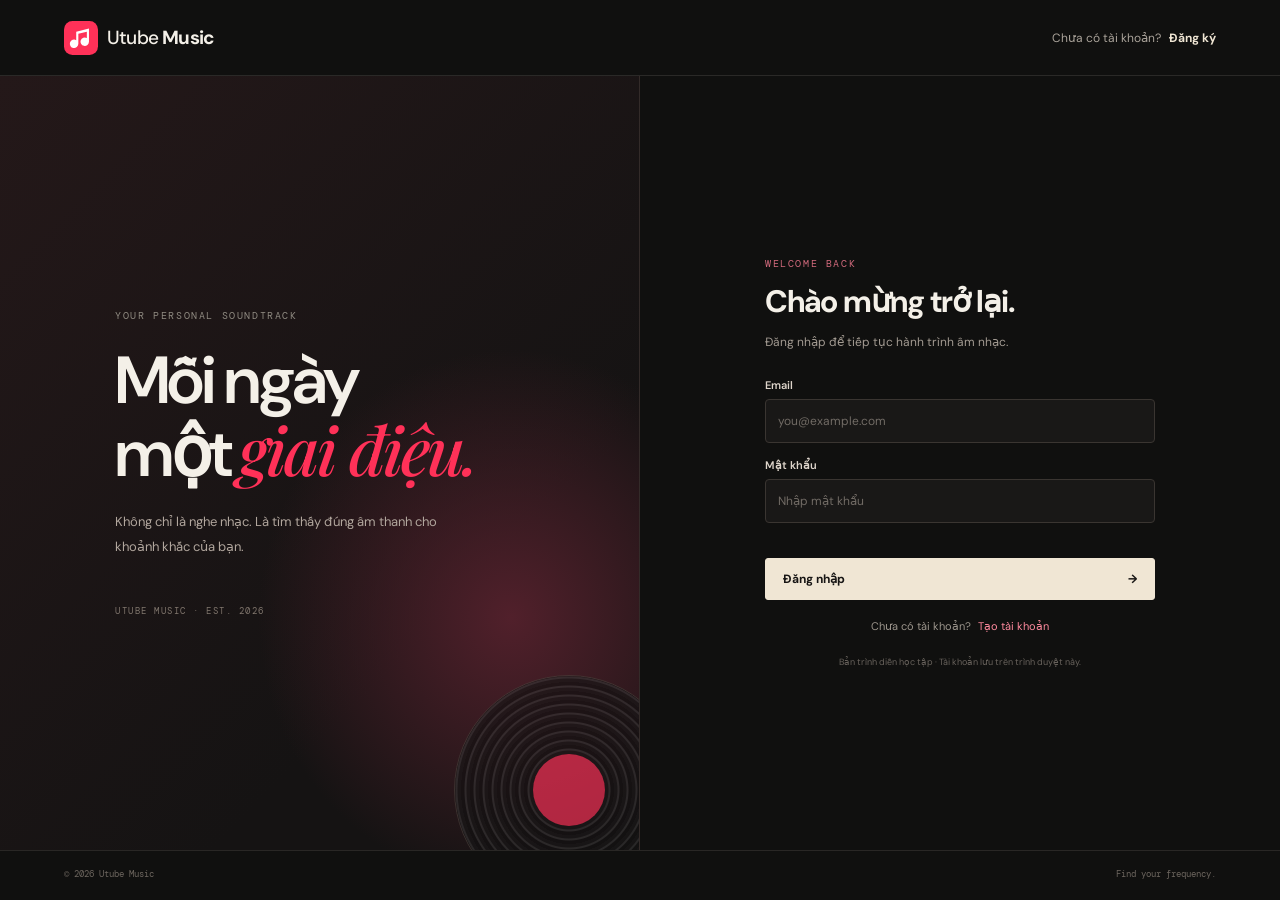
<file: index.html>
<!doctype html>
<html lang="vi">
  <head>
    <meta charset="UTF-8" />
    <meta name="viewport" content="width=device-width,initial-scale=1" />
    <meta
      name="description"
      content="Utube Music — khám phá âm nhạc theo tâm trạng của bạn."
    />
    <title>Utube Music — Âm nhạc của bạn</title>
    <link rel="icon" href="assets/icons/music.svg" type="image/svg+xml" />
    <link rel="stylesheet" href="css/style.css" />
  </head>
  <body>
    <header class="topbar">
      <button
        class="icon-button mobile-menu"
        id="menuToggle"
        aria-label="Mở menu"
      >
        ☰
      </button>
      <a class="brand" href="index.html"
        ><img src="assets/icons/music.svg" alt="" /><span
          >Utube <b>Music</b></span
        ></a
      >
      <label class="searchbar"
        ><span>⌕</span
        ><input
          id="searchInput"
          type="search"
          placeholder="Tìm bài hát, nghệ sĩ, thể loại..."
        /><kbd>⌕</kbd></label
      >
      <div class="top-actions">
        <button id="aiOpenBtn" class="ai-top-button">
          <span>✦</span> AI DJ
        </button>
        <div class="profile-wrap">
          <button
            id="profileButton"
            class="profile-button"
            aria-label="Tài khoản"
          >
            <span id="avatarInitial">U</span>
          </button>
          <div id="profileMenu" class="profile-menu hidden">
            <p class="profile-name" id="profileName">Người dùng</p>
            <p class="profile-email" id="profileEmail"></p>
            <button id="logoutBtn" class="menu-logout">Đăng xuất</button>
          </div>
        </div>
      </div>
    </header>
    <div class="app-shell">
      <aside class="sidebar" id="sidebar">
        <p class="sidebar-label">THƯ VIỆN</p>
        <a class="side-link active" href="#home"><span>⌂</span> Trang chủ</a
        ><a class="side-link" href="#discover"><span>◈</span> Khám phá</a
        ><a class="side-link" href="#moods"><span>♫</span> Theo tâm trạng</a>
        <div class="sidebar-rule"></div>
        <p class="sidebar-label">BỘ SƯU TẬP</p>
        <button class="side-link side-action" id="favoritesFilter">
          <span>♡</span> Bài hát yêu thích <small id="favoriteCount">0</small>
        </button>
        <button class="side-link side-action" id="allSongsButton">
          <span>▤</span> Tất cả bài hát
        </button>
        <div class="sidebar-bottom">
          <div class="sidebar-note">
            <span class="sparkle">✦</span><b>AI DJ</b>
            <p>Để AI chọn nhạc theo tâm trạng của bạn.</p>
            <button id="sidebarAiBtn">Thử ngay ↗</button>
          </div>
          <p class="sidebar-foot">© 2026 Utube Music</p>
        </div>
      </aside>
      <main class="main-content" id="home">
        <section class="hero">
          <div class="hero-copy">
            <p class="overline">
              <span class="live-dot"></span> YOUR PERSONAL SOUNDTRACK
            </p>
            <h1>Nghe điều bạn<br /><em>cảm thấy.</em></h1>
            <p class="hero-description">
              Một góc nhỏ dành cho âm nhạc, những khám phá mới và khoảnh khắc
              chỉ thuộc về bạn.
            </p>
            <div class="hero-buttons">
              <a class="button button-light" href="#discover">▶ Khám phá ngay</a
              ><button class="button button-ghost" id="heroAiBtn">
                ✦ Gợi ý bằng AI
              </button>
            </div>
            <div class="welcome-box">
              Xin chào, <b id="currentUser">bạn</b>.
            </div>
          </div>
          <div class="hero-visual">
            <div class="orbit orbit-one"></div>
            <div class="orbit orbit-two"></div>
            <div class="vinyl"><div class="vinyl-label">UT</div></div>
            <div class="hero-sticker">
              SIDE A<br /><b>YOUR<br />MOOD</b>
            </div>
            <div class="hero-caption">VOL. 01 — PLAY YOUR DAY</div>
          </div>
        </section>
        <section class="section-block" id="discover">
          <div class="section-heading">
            <div>
              <p class="section-kicker">THE ROTATION</p>
              <h2>Đang được khám phá <span>↗</span></h2>
              <p class="section-subtitle">
                Những âm thanh đáng để bạn dừng lại.
              </p>
            </div>
            <div class="section-controls">
              <button class="round-control" id="prevSongs">←</button
              ><button class="round-control" id="nextSongs">→</button>
            </div>
          </div>
          <div class="music-grid" id="songGrid">
            <div class="loading-card">Đang tải thư viện âm nhạc...</div>
          </div>
          <p id="emptyState" class="empty-state hidden">
            Không tìm thấy kết quả phù hợp.
          </p>
          <p id="dataNotice" class="data-notice"></p>
        </section>
        <section class="mood-section" id="moods">
          <div class="mood-intro">
            <p class="section-kicker">PICK A FEELING</p>
            <h2>Hôm nay bạn<br /><em>đang cảm thấy gì?</em></h2>
            <p>Chọn một tâm trạng. Để âm nhạc nói phần còn lại.</p>
          </div>
          <div class="mood-grid">
            <button class="mood-card mood-calm" data-mood="chill">
              <span>☁</span><b>Muốn bình yên</b
              ><small>Chill · Ambient · Lo-fi</small>
            </button>
            <button class="mood-card mood-energy" data-mood="energy">
              <span>✳</span><b>Cần năng lượng</b
              ><small>Pop · Electronic · Upbeat</small>
            </button>
            <button class="mood-card mood-focus" data-mood="focus">
              <span>◌</span><b>Cần tập trung</b
              ><small>Instrumental · Focus</small>
            </button>
            <button class="mood-card mood-night" data-mood="night">
              <span>☾</span><b>Đêm muộn</b><small>R&B · Indie · Dreamy</small>
            </button>
          </div>
        </section>
        <section class="ai-banner">
          <div class="ai-symbol">✦</div>
          <div>
            <p class="section-kicker">A LITTLE HELP FROM AI</p>
            <h2>Không biết nghe gì tiếp theo?</h2>
            <p>AI DJ gợi ý playlist dựa trên tâm trạng bạn chọn.</p>
          </div>
          <button id="bannerAiBtn" class="button button-light">
            Trò chuyện với AI ↗
          </button>
        </section>
        <footer class="site-footer">
          <a class="footer-brand" href="#home">Utube Music</a
          ><span>Âm nhạc không cần lý do.</span
          ><span>Giao diện học tập · Dữ liệu demo</span>
        </footer>
      </main>
    </div>
    <div class="toast" id="toast" role="status"></div>
    <div
      class="modal-backdrop hidden"
      id="aiModal"
      role="dialog"
      aria-modal="true"
      aria-labelledby="aiTitle"
    >
      <section class="ai-modal">
        <div class="modal-header">
          <div class="modal-title-icon">✦</div>
          <div>
            <p class="section-kicker">UTUBE MUSIC INTELLIGENCE</p>
            <h2 id="aiTitle">AI DJ <span>beta</span></h2>
          </div>
          <button
            id="aiCloseBtn"
            class="icon-button close-button"
            aria-label="Đóng"
          >
            ×
          </button>
        </div>
        <p class="ai-intro">
          Hãy nói bạn đang cảm thấy thế nào. AI DJ sẽ chọn gợi ý từ thư viện
          demo.
        </p>
        <div class="quick-prompts">
          <button data-prompt="Tôi muốn thư giãn">Thư giãn</button
          ><button data-prompt="Tôi cần năng lượng">Cần năng lượng</button
          ><button data-prompt="Tôi muốn tập trung học">Tập trung học</button
          ><button data-prompt="Nhạc nghe ban đêm">Đêm muộn</button>
        </div>
        <form id="aiForm" class="ai-form">
          <input
            id="aiInput"
            placeholder="Ví dụ: Tôi đang hơi buồn..."
            required
          /><button type="submit" aria-label="Gửi">↑</button>
        </form>
        <div id="aiResponse" class="ai-response">
          <span class="ai-response-mark">✦</span>
          <p>Chọn một gợi ý hoặc nhập tâm trạng của bạn để bắt đầu.</p>
        </div>
        <p class="ai-disclaimer">
          AI demo dùng quy tắc gợi ý theo từ khóa, không gửi dữ liệu ra ngoài.
        </p>
      </section>
    </div>
    <script src="js/auth.js"></script>
    <script src="js/home.js"></script>
  </body>
</html>
</file>
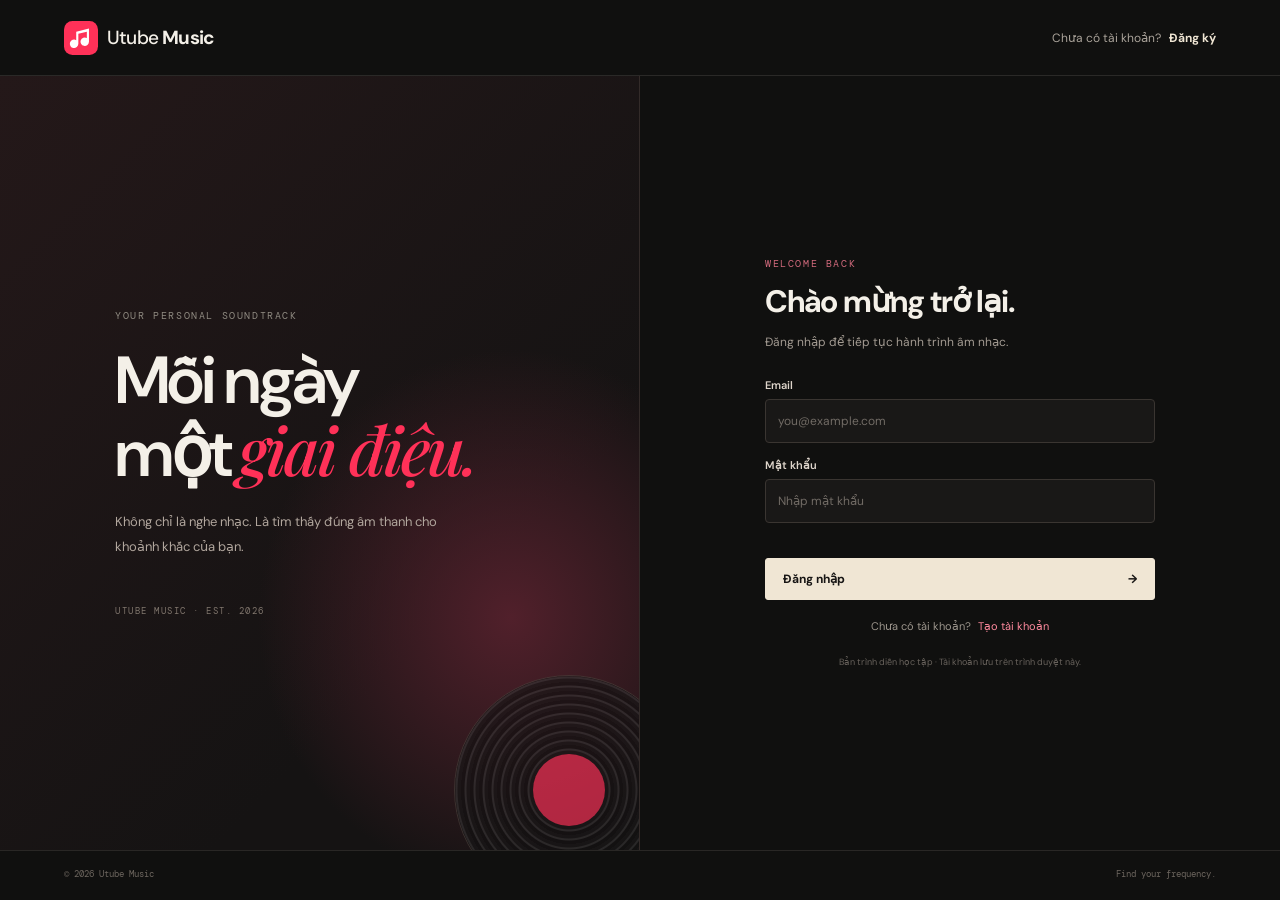
<file: login.html>
<!doctype html>
<html lang="vi">
  <head>
    <meta charset="UTF-8" />
    <meta name="viewport" content="width=device-width,initial-scale=1" />
    <title>Đăng nhập — Utube Music</title>
    <link rel="icon" href="assets/icons/music.svg" />
    <link rel="stylesheet" href="css/style.css" />
  </head>
  <body class="auth-page">
    <header class="auth-header">
      <a class="brand" href="login.html"
        ><img src="assets/icons/music.svg" alt="" /><span
          >Utube <b>Music</b></span
        ></a
      ><a class="auth-header-link" href="register.html"
        >Chưa có tài khoản? <b>Đăng ký</b></a
      >
    </header>
    <main class="auth-layout">
      <section class="auth-poster">
        <p class="overline">YOUR PERSONAL SOUNDTRACK</p>
        <h1>Mỗi ngày<br />một <em>giai điệu.</em></h1>
        <p>
          Không chỉ là nghe nhạc. Là tìm thấy đúng âm thanh cho khoảnh khắc của
          bạn.
        </p>
        <div class="poster-vinyl"><div></div></div>
        <span class="poster-label">UTUBE MUSIC · EST. 2026</span>
      </section>
      <section class="auth-form-side">
        <form id="loginForm" class="auth-card" novalidate>
          <p class="section-kicker">WELCOME BACK</p>
          <h2>Chào mừng trở lại.</h2>
          <p class="auth-description">
            Đăng nhập để tiếp tục hành trình âm nhạc.
          </p>
          <label for="loginEmail">Email</label
          ><input
            id="loginEmail"
            type="email"
            placeholder="you@example.com"
            autocomplete="email"
            required
          /><label for="loginPassword">Mật khẩu</label
          ><input
            id="loginPassword"
            type="password"
            placeholder="Nhập mật khẩu"
            autocomplete="current-password"
            required
          />
          <p id="loginMessage" class="form-message" aria-live="polite"></p>
          <button class="button button-light auth-submit" type="submit">
            Đăng nhập <span>→</span>
          </button>
          <p class="auth-switch">
            Chưa có tài khoản? <a href="register.html">Tạo tài khoản</a>
          </p>
          <p class="auth-note">
            Bản trình diễn học tập · Tài khoản lưu trên trình duyệt này.
          </p>
        </form>
      </section>
    </main>
    <footer class="auth-footer">
      <span>© 2026 Utube Music</span><span>Find your frequency.</span>
    </footer>
    <script src="js/auth.js"></script>
  </body>
</html>
</file>
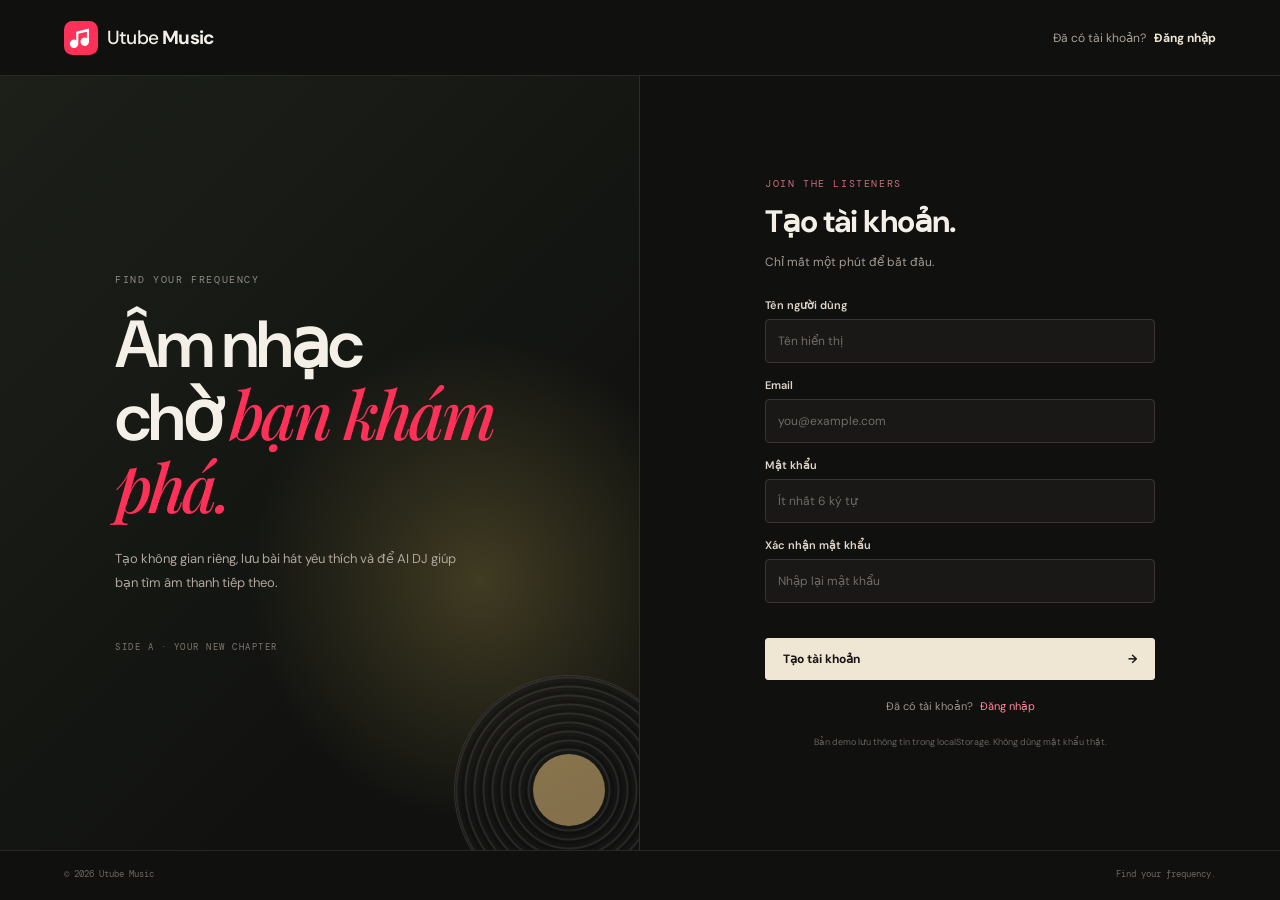
<file: register.html>
<!doctype html>
<html lang="vi">

<head>
    <meta charset="UTF-8">
    <meta name="viewport" content="width=device-width,initial-scale=1">
    <title>Đăng ký — Utube Music</title>
    <link rel="icon" href="assets/icons/music.svg">
    <link rel="stylesheet" href="css/style.css">
</head>

<body class="auth-page">
    <header class="auth-header"><a class="brand" href="login.html"><img src="assets/icons/music.svg" alt=""><span>Utube
                <b>Music</b></span></a><a class="auth-header-link" href="login.html">Đã có tài khoản? <b>Đăng
                nhập</b></a></header>
    <main class="auth-layout register-layout">
        <section class="auth-poster">
            <p class="overline">FIND YOUR FREQUENCY</p>
            <h1>Âm nhạc<br>chờ <em>bạn khám phá.</em></h1>
            <p>Tạo không gian riêng, lưu bài hát yêu thích và để AI DJ giúp bạn tìm âm thanh tiếp theo.</p>
            <div class="poster-vinyl">
                <div></div>
            </div><span class="poster-label">SIDE A · YOUR NEW CHAPTER</span>
        </section>
        <section class="auth-form-side">
            <form id="registerForm" class="auth-card" novalidate>
                <p class="section-kicker">JOIN THE LISTENERS</p>
                <h2>Tạo tài khoản.</h2>
                <p class="auth-description">Chỉ mất một phút để bắt đầu.</p>
                <label for="registerUsername">Tên người dùng</label><input id="registerUsername" type="text"
                    placeholder="Tên hiển thị" autocomplete="username" required><label
                    for="registerEmail">Email</label><input id="registerEmail" type="email"
                    placeholder="you@example.com" autocomplete="email" required><label for="registerPassword">Mật
                    khẩu</label><input id="registerPassword" type="password" placeholder="Ít nhất 6 ký tự"
                    autocomplete="new-password" required><label for="registerConfirm">Xác nhận mật khẩu</label><input
                    id="registerConfirm" type="password" placeholder="Nhập lại mật khẩu" autocomplete="new-password"
                    required>
                <p id="registerMessage" class="form-message" aria-live="polite"></p><button
                    class="button button-light auth-submit" type="submit">Tạo tài khoản <span>→</span></button>
                <p class="auth-switch">Đã có tài khoản? <a href="login.html">Đăng nhập</a></p>
                <p class="auth-note">Bản demo lưu thông tin trong localStorage. Không dùng mật khẩu thật.</p>
            </form>
        </section>
    </main>
    <footer class="auth-footer"><span>© 2026 Utube Music</span><span>Find your frequency.</span></footer>
    <script src="js/auth.js"></script>
</body>

</html>
</file>
<file: css/style.css>
@import url("https://fonts.googleapis.com/css2?family=DM+Mono:wght@400;500&family=DM+Sans:wght@400;500;600;700&family=Playfair+Display:ital,wght@0,500;0,600;1,500&display=swap");
:root {
  --bg: #0d0d0d;
  --panel: #151515;
  --line: #303030;
  --text: #f4f0e8;
  --muted: #a39f98;
  --red: #ff3158;
  --cream: #f0e6d4;
  --mono: "DM Mono", monospace;
  --sans: "DM Sans", Arial, sans-serif;
  --serif: "Playfair Display", Georgia, serif;
}
* {
  box-sizing: border-box;
  margin: 0;
  padding: 0;
}
html {
  scroll-behavior: smooth;
  scroll-padding-top: 90px;
}
body {
  min-height: 100vh;
  background: var(--bg);
  color: var(--text);
  font-family: var(--sans);
  font-size: 14px;
}
a {
  color: inherit;
  text-decoration: none;
}
button,
input {
  font: inherit;
}
button {
  color: inherit;
  cursor: pointer;
}
.hidden {
  display: none !important;
}
.topbar {
  height: 76px;
  position: sticky;
  top: 0;
  z-index: 20;
  display: flex;
  align-items: center;
  gap: 30px;
  padding: 0 30px;
  background: #0d0deef2;
  background: rgba(13, 13, 13, 0.95);
  border-bottom: 1px solid #242424;
  backdrop-filter: blur(18px);
}
.brand {
  display: inline-flex;
  align-items: center;
  gap: 9px;
  flex-shrink: 0;
  font-size: 19px;
  letter-spacing: -0.8px;
  font-weight: 500;
}
.brand img {
  width: 34px;
  height: 34px;
}
.brand b {
  font-weight: 700;
}
.searchbar {
  display: flex;
  align-items: center;
  gap: 12px;
  width: min(530px, 48vw);
  margin-left: auto;
  padding: 10px 14px;
  background: #1a1a1a;
  border: 1px solid #292929;
  border-radius: 5px;
  color: #8e8b85;
}
.searchbar > span {
  font-size: 25px;
  line-height: 16px;
}
.searchbar input {
  width: 100%;
  min-width: 0;
  background: none;
  border: 0;
  outline: 0;
  color: var(--text);
  font-size: 13px;
}
.searchbar input::placeholder {
  color: #89857f;
}
.searchbar kbd {
  font: 11px var(--mono);
  border: 1px solid #393939;
  border-radius: 3px;
  padding: 2px 6px;
}
.top-actions {
  display: flex;
  align-items: center;
  gap: 16px;
}
.ai-top-button {
  border: 1px solid #4a272e;
  background: #241418;
  color: #ff8ba0;
  padding: 9px 12px;
  border-radius: 4px;
  font-size: 12px;
  font-weight: 700;
  white-space: nowrap;
}
.ai-top-button span {
  margin-right: 5px;
}
.profile-wrap {
  position: relative;
}
.profile-button {
  width: 35px;
  height: 35px;
  border-radius: 50%;
  border: 1px solid #5a5145;
  background: #302c27;
  color: var(--cream);
  font-weight: 700;
}
.profile-menu {
  position: absolute;
  right: 0;
  top: 46px;
  width: 220px;
  padding: 16px;
  background: #1b1b1b;
  border: 1px solid #383838;
  border-radius: 7px;
  box-shadow: 0 16px 40px #0009;
}
.profile-name {
  font-weight: 700;
}
.profile-email {
  margin-top: 4px;
  color: var(--muted);
  font-size: 12px;
  overflow-wrap: anywhere;
}
.menu-logout {
  width: 100%;
  margin-top: 14px;
  padding: 9px;
  text-align: left;
  background: none;
  border: 0;
  border-top: 1px solid #333;
  color: #ff8296;
}
.mobile-menu {
  display: none;
}
.app-shell {
  display: grid;
  grid-template-columns: 224px minmax(0, 1fr);
  max-width: 1800px;
  margin: auto;
}
.sidebar {
  position: sticky;
  top: 76px;
  height: calc(100vh - 76px);
  min-height: 600px;
  padding: 30px 18px 18px 25px;
  border-right: 1px solid #252525;
  display: flex;
  flex-direction: column;
  background: #101010;
}
.sidebar-label,
.section-kicker,
.overline {
  font: 10px var(--mono);
  letter-spacing: 1.6px;
  color: #8f8a81;
}
.sidebar-label {
  margin: 0 0 13px 10px;
}
.side-link {
  display: flex;
  align-items: center;
  gap: 13px;
  width: 100%;
  padding: 12px 11px;
  margin: 2px 0;
  border: 0;
  border-radius: 4px;
  background: transparent;
  color: #aaa69e;
  text-align: left;
  font-size: 13px;
  transition: 0.2s;
}
.side-link > span {
  width: 18px;
  font-size: 18px;
  text-align: center;
  color: #b9b3a9;
}
.side-link:hover,
.side-link.active {
  background: #262020;
  color: #fff;
}
.side-link.active {
  box-shadow: inset 2px 0 var(--red);
}
.side-link.active > span {
  color: var(--red);
}
.side-action small {
  margin-left: auto;
  font: 10px var(--mono);
  color: #858078;
}
.sidebar-rule {
  height: 1px;
  background: #292929;
  margin: 22px 5px;
}
.sidebar-bottom {
  margin-top: auto;
}
.sidebar-note {
  padding: 16px 14px;
  background: linear-gradient(145deg, #28171b, #171414);
  border: 1px solid #44252c;
  border-radius: 5px;
}
.sparkle {
  color: var(--red);
  font-size: 18px;
}
.sidebar-note > b {
  margin-left: 7px;
  font-size: 12px;
  letter-spacing: 1px;
}
.sidebar-note p {
  margin: 10px 0 13px;
  color: #aaa19a;
  font-size: 12px;
  line-height: 1.6;
}
.sidebar-note button {
  padding: 0;
  border: 0;
  background: none;
  color: #ff7b91;
  font-size: 12px;
}
.sidebar-foot {
  padding: 18px 3px 0;
  color: #5f5b56;
  font: 9px var(--mono);
}
.main-content {
  min-width: 0;
  padding: 0 42px;
}
.hero {
  position: relative;
  display: grid;
  grid-template-columns: 1.1fr 0.9fr;
  align-items: center;
  min-height: 430px;
  overflow: hidden;
  border-bottom: 1px solid #292929;
}
.hero-copy {
  position: relative;
  z-index: 2;
  padding: 45px 0;
}
.overline {
  display: flex;
  align-items: center;
  gap: 9px;
}
.live-dot {
  width: 6px;
  height: 6px;
  border-radius: 50%;
  background: var(--red);
  box-shadow: 0 0 10px #ff315866;
}
.hero h1,
.auth-poster h1 {
  margin-top: 25px;
  font-size: clamp(43px, 5vw, 68px);
  line-height: 1.02;
  font-weight: 600;
  letter-spacing: -3.7px;
}
.hero h1 em,
.auth-poster h1 em,
.mood-intro h2 em {
  font-family: var(--serif);
  font-weight: 500;
  color: var(--red);
}
.hero-description {
  max-width: 390px;
  margin-top: 20px;
  color: #a7a19a;
  line-height: 1.8;
  font-size: 13px;
}
.hero-buttons {
  display: flex;
  flex-wrap: wrap;
  gap: 10px;
  margin-top: 27px;
}
.button {
  display: inline-flex;
  align-items: center;
  justify-content: center;
  gap: 12px;
  padding: 12px 17px;
  border-radius: 3px;
  font-size: 12px;
  font-weight: 700;
  transition:
    transform 0.2s,
    background 0.2s;
}
.button:hover {
  transform: translateY(-2px);
}
.button-light {
  background: var(--cream);
  color: #171514;
  border: 1px solid var(--cream);
}
.button-ghost {
  background: transparent;
  border: 1px solid #45403a;
  color: #e6ded1;
}
.button-ghost span {
  color: var(--red);
}
.welcome-box {
  display: inline-block;
  margin-top: 17px;
  color: #928b82;
  font-size: 11px;
}
.welcome-box b {
  color: #f3e9dc;
}
.hero-visual {
  position: relative;
  min-height: 365px;
  display: grid;
  place-items: center;
}
.vinyl {
  position: relative;
  width: min(300px, 29vw);
  aspect-ratio: 1;
  border-radius: 50%;
  z-index: 2;
  background: repeating-radial-gradient(
    circle,
    #151515 0 3px,
    #262626 4px 5px,
    #111 6px 9px
  );
  border: 1px solid #343434;
  box-shadow:
    0 18px 55px #0009,
    0 0 0 10px #171717,
    0 0 0 11px #39302c;
  animation: slowSpin 28s linear infinite;
}
.vinyl:before {
  content: "";
  position: absolute;
  inset: 17%;
  border-radius: 50%;
  border: 1px solid #444;
}
.vinyl-label {
  position: absolute;
  inset: 34%;
  display: grid;
  place-items: center;
  border-radius: 50%;
  background: radial-gradient(circle at 30% 25%, #ff8d9f, #e5224b 65%, #6d0b20);
  color: white;
  font: italic 29px var(--serif);
}
.vinyl-label:after {
  content: "";
  position: absolute;
  width: 7px;
  height: 7px;
  background: #161616;
  border-radius: 50%;
  border: 1px solid #aaa;
}
.orbit {
  position: absolute;
  border: 1px solid #34292b;
  border-radius: 50%;
  aspect-ratio: 1;
}
.orbit-one {
  width: 360px;
}
.orbit-two {
  width: 420px;
  border-style: dashed;
  opacity: 0.65;
}
.hero-sticker {
  position: absolute;
  right: 3%;
  top: 23%;
  z-index: 4;
  padding: 12px 15px;
  background: var(--cream);
  color: #201d1a;
  font: 9px/1.4 var(--mono);
  transform: rotate(8deg);
  box-shadow: 4px 6px 0 #0005;
}
.hero-sticker b {
  font-size: 14px;
}
.hero-caption {
  position: absolute;
  bottom: 28px;
  right: 3%;
  font: 9px var(--mono);
  letter-spacing: 1.2px;
  color: #78726b;
}
@keyframes slowSpin {
  to {
    transform: rotate(360deg);
  }
}
.section-block {
  padding: 42px 0 47px;
  border-bottom: 1px solid #292929;
}
.section-heading {
  display: flex;
  align-items: end;
  justify-content: space-between;
  gap: 20px;
  margin-bottom: 23px;
}
.section-kicker {
  margin-bottom: 9px;
  color: #d16a7c;
}
.section-heading h2,
.ai-banner h2 {
  font-size: 25px;
  font-weight: 600;
  letter-spacing: -1px;
}
.section-heading h2 span {
  color: var(--red);
  font-size: 18px;
}
.section-subtitle {
  margin-top: 7px;
  color: #8f8a83;
  font-size: 12px;
}
.section-controls {
  display: flex;
  gap: 7px;
}
.round-control {
  width: 33px;
  height: 33px;
  border: 1px solid #3b3936;
  border-radius: 50%;
  background: #171717;
  color: #c9c2b8;
}
.music-grid {
  display: grid;
  grid-template-columns: repeat(4, minmax(0, 1fr));
  gap: 15px;
}
.song-card {
  min-width: 0;
  padding: 9px 9px 12px;
  border: 1px solid #292929;
  background: #141414;
  border-radius: 4px;
  transition:
    transform 0.2s,
    border-color 0.2s;
}
.song-card:hover {
  transform: translateY(-4px);
  border-color: #554449;
}
.cover-art {
  position: relative;
  aspect-ratio: 1;
  display: grid;
  place-items: center;
  overflow: hidden;
  border-radius: 3px;
  margin-bottom: 13px;
}
.cover-art:before {
  content: "";
  position: absolute;
  inset: 0;
  background: linear-gradient(145deg, #ffffff17, transparent 45%, #0006);
}
.cover-index {
  position: absolute;
  top: 10px;
  left: 10px;
  font: 10px var(--mono);
  color: #ffffffb0;
}
.cover-symbol {
  font: clamp(45px, 6vw, 75px) var(--serif);
  color: #fff9;
  text-shadow: 0 5px 20px #0005;
}
.cover-purple {
  background: linear-gradient(145deg, #26192f, #8e365d 50%, #e7a17e);
}
.cover-pink {
  background: linear-gradient(140deg, #5d1737, #dc4772 55%, #f6b5a2);
}
.cover-blue {
  background: linear-gradient(135deg, #091e34, #1e6880 60%, #80c3ba);
}
.cover-green {
  background: linear-gradient(140deg, #112b24, #527e64 55%, #c3ba8e);
}
.cover-gold {
  background: linear-gradient(135deg, #432a17, #bb7838 55%, #efd49b);
}
.cover-silver {
  background: linear-gradient(135deg, #25252a, #79777c 50%, #d0c5b7);
}
.cover-orange {
  background: linear-gradient(140deg, #4b211b, #d65b35 55%, #f3c16b);
}
.cover-teal {
  background: linear-gradient(140deg, #12383b, #278d8c 55%, #b3d1b9);
}
.cover-red {
  background: linear-gradient(140deg, #310f18, #9c2037 55%, #ef8277);
}
.cover-lavender {
  background: linear-gradient(140deg, #28213f, #8d80b7 55%, #d8b6c8);
}
.cover-coral {
  background: linear-gradient(140deg, #5b201d, #e06b5e 55%, #f3c18b);
}
.cover-navy {
  background: linear-gradient(140deg, #0d1730, #324c79 55%, #a5b2c9);
}
.favorite-button {
  position: absolute;
  right: 8px;
  top: 8px;
  width: 29px;
  height: 29px;
  border: 1px solid #ffffff45;
  border-radius: 50%;
  background: #111a;
  color: white;
  font-size: 17px;
}
.favorite-button:hover,
.favorite-button.is-favorite {
  background: var(--red);
  border-color: var(--red);
}
.song-details {
  display: flex;
  align-items: start;
  justify-content: space-between;
  gap: 6px;
}
.song-details h3 {
  font-size: 13px;
  font-weight: 600;
  overflow: hidden;
  text-overflow: ellipsis;
  white-space: nowrap;
}
.song-details p {
  margin-top: 5px;
  color: #97918a;
  font-size: 11px;
}
.song-menu {
  color: #6d6962;
  letter-spacing: 1px;
}
.song-meta {
  display: flex;
  gap: 5px;
  flex-wrap: wrap;
  margin-top: 12px;
}
.song-meta span {
  padding: 4px 6px;
  border: 1px solid #303030;
  border-radius: 2px;
  color: #8f8981;
  font: 8px var(--mono);
  text-transform: uppercase;
}
.loading-card,
.load-error {
  grid-column: 1/-1;
  padding: 30px;
  color: var(--muted);
  border: 1px dashed #393939;
}
.empty-state {
  padding: 35px;
  text-align: center;
  color: var(--muted);
}
.data-notice {
  margin-top: 15px;
  color: #615d56;
  font: 9px var(--mono);
}
.mood-section {
  display: grid;
  grid-template-columns: 0.8fr 1.2fr;
  gap: 35px;
  align-items: center;
  padding: 47px 0;
  border-bottom: 1px solid #292929;
}
.mood-intro h2 {
  font-size: 30px;
  line-height: 1.2;
  letter-spacing: -1px;
}
.mood-intro > p:last-child {
  max-width: 240px;
  margin-top: 13px;
  color: #938d85;
  font-size: 12px;
  line-height: 1.7;
}
.mood-grid {
  display: grid;
  grid-template-columns: 1fr 1fr;
  gap: 10px;
}
.mood-card {
  display: flex;
  flex-direction: column;
  align-items: flex-start;
  min-height: 115px;
  padding: 15px;
  border: 1px solid #35302d;
  border-radius: 4px;
  text-align: left;
  transition:
    transform 0.2s,
    border-color 0.2s;
}
.mood-card:hover {
  transform: translateY(-3px);
  border-color: #827267;
}
.mood-card > span {
  font-size: 23px;
  margin-bottom: 9px;
}
.mood-card b {
  font-size: 12px;
}
.mood-card small {
  margin-top: 5px;
  color: #b3a99d;
  font-size: 10px;
}
.mood-calm {
  background: linear-gradient(120deg, #20302f, #19201f);
}
.mood-energy {
  background: linear-gradient(120deg, #44251f, #261919);
}
.mood-focus {
  background: linear-gradient(120deg, #292740, #1a1a26);
}
.mood-night {
  background: linear-gradient(120deg, #30223a, #1d1724);
}
.ai-banner {
  display: flex;
  align-items: center;
  gap: 19px;
  margin: 34px 0;
  padding: 23px;
  border: 1px solid #4b2a30;
  border-radius: 4px;
  background: linear-gradient(110deg, #271619, #171313 65%);
}
.ai-symbol {
  display: grid;
  place-items: center;
  flex-shrink: 0;
  width: 48px;
  height: 48px;
  border: 1px solid #7c3542;
  border-radius: 50%;
  color: #ff8297;
  font-size: 24px;
}
.ai-banner > div:nth-child(2) {
  flex: 1;
}
.ai-banner h2 {
  font-size: 20px;
}
.ai-banner p:not(.section-kicker) {
  margin-top: 7px;
  color: #a79a94;
  font-size: 12px;
}
.ai-banner > .button {
  flex-shrink: 0;
}
.site-footer {
  display: flex;
  justify-content: space-between;
  gap: 15px;
  padding: 25px 0 30px;
  color: #77716a;
  font-size: 10px;
}
.footer-brand {
  color: #e7ded1;
  font-weight: 700;
}
.toast {
  position: fixed;
  bottom: 24px;
  left: 50%;
  z-index: 60;
  transform: translate(-50%, 20px);
  opacity: 0;
  pointer-events: none;
  padding: 12px 17px;
  background: var(--cream);
  color: #171514;
  border-radius: 4px;
  font-size: 12px;
  transition: 0.25s;
}
.toast-visible {
  opacity: 1;
  transform: translate(-50%, 0);
}
.modal-backdrop {
  position: fixed;
  inset: 0;
  z-index: 50;
  display: grid;
  place-items: center;
  padding: 20px;
  background: #000b;
  backdrop-filter: blur(7px);
}
.ai-modal {
  width: min(520px, 100%);
  max-height: 90vh;
  overflow: auto;
  padding: 25px;
  background: #171616;
  border: 1px solid #48403d;
  border-radius: 7px;
  box-shadow: 0 25px 90px #000b;
}
.modal-header {
  display: flex;
  align-items: center;
  gap: 12px;
}
.modal-title-icon {
  display: grid;
  place-items: center;
  width: 42px;
  height: 42px;
  border-radius: 50%;
  background: #3b1b22;
  color: #ff8297;
  font-size: 22px;
}
.modal-header .section-kicker {
  margin-bottom: 4px;
}
.modal-header h2 {
  font-size: 23px;
}
.modal-header h2 span {
  margin-left: 6px;
  padding: 3px 5px;
  background: #342126;
  color: #ff91a3;
  font: 8px var(--mono);
}
.close-button {
  margin-left: auto;
  font-size: 27px;
}
.icon-button {
  display: grid;
  place-items: center;
  width: 34px;
  height: 34px;
  border: 1px solid #373331;
  border-radius: 50%;
  background: #1d1c1c;
  color: #d0c9bf;
}
.ai-intro {
  margin: 20px 0;
  color: #b1a9a0;
  font-size: 12px;
  line-height: 1.7;
}
.quick-prompts {
  display: flex;
  gap: 7px;
  flex-wrap: wrap;
}
.quick-prompts button {
  padding: 8px 10px;
  border: 1px solid #48403d;
  border-radius: 3px;
  background: #211e1d;
  color: #d3c9be;
  font-size: 10px;
}
.quick-prompts button:hover {
  border-color: var(--red);
}
.ai-form {
  display: flex;
  gap: 8px;
  margin-top: 18px;
}
.ai-form input {
  flex: 1;
  min-width: 0;
  padding: 12px;
  background: #101010;
  border: 1px solid #403b38;
  border-radius: 4px;
  outline: 0;
  color: #fff;
  font-size: 12px;
}
.ai-form button {
  width: 43px;
  border: 0;
  border-radius: 4px;
  background: var(--red);
  font-size: 20px;
}
.ai-response {
  margin-top: 18px;
  padding: 14px;
  background: #201a1b;
  border: 1px solid #3d292d;
  border-radius: 4px;
}
.ai-response-mark {
  color: #ff8196;
  font-size: 17px;
}
.ai-response > p {
  margin-top: 7px;
  color: #ddd2ca;
  font-size: 12px;
  line-height: 1.7;
}
.ai-recommendations {
  display: grid;
  gap: 8px;
  margin-top: 12px;
}
.ai-rec {
  display: flex;
  align-items: center;
  gap: 10px;
  padding: 7px;
  background: #171414;
  border-radius: 3px;
}
.ai-rec-cover {
  display: grid;
  place-items: center;
  width: 37px;
  height: 37px;
  flex-shrink: 0;
  border-radius: 3px;
  color: #fff;
  font-size: 17px;
}
.ai-rec b {
  display: block;
  font-size: 11px;
}
.ai-rec small {
  display: block;
  margin-top: 4px;
  color: #968c85;
  font-size: 10px;
}
.ai-small-note {
  color: #81776f !important;
  font-size: 9px !important;
}
.ai-disclaimer {
  margin-top: 13px;
  color: #746c65;
  font-size: 9px;
  line-height: 1.6;
}
.auth-page {
  background: #10100f;
}
.auth-header {
  height: 76px;
  display: flex;
  align-items: center;
  justify-content: space-between;
  padding: 0 5vw;
  border-bottom: 1px solid #2a2927;
}
.auth-header-link {
  color: #aaa39a;
  font-size: 12px;
}
.auth-header-link b {
  color: var(--cream);
  margin-left: 5px;
}
.auth-layout {
  min-height: calc(100vh - 126px);
  display: grid;
  grid-template-columns: 1fr 1fr;
}
.auth-poster {
  position: relative;
  overflow: hidden;
  display: flex;
  flex-direction: column;
  justify-content: center;
  padding: 7vw 9vw;
  background:
    radial-gradient(ellipse at 80% 70%, #51202b 0, transparent 35%),
    linear-gradient(135deg, #241819, #151313 70%);
  border-right: 1px solid #332b29;
}
.auth-poster h1 {
  margin-top: 25px;
  font-size: clamp(45px, 5.2vw, 72px);
  line-height: 1.02;
  letter-spacing: -3px;
}
.auth-poster h1 em {
  font-family: var(--serif);
  font-weight: 500;
  color: var(--red);
}
.auth-poster > p:not(.overline) {
  max-width: 350px;
  margin-top: 22px;
  color: #b1a69d;
  line-height: 1.9;
  font-size: 13px;
}
.poster-vinyl {
  position: absolute;
  width: 230px;
  aspect-ratio: 1;
  right: -45px;
  bottom: -55px;
  border-radius: 50%;
  background: repeating-radial-gradient(
    circle,
    #161616 0 3px,
    #333 4px 5px,
    #101010 6px 9px
  );
  border: 1px solid #49403b;
  opacity: 0.65;
}
.poster-vinyl div {
  position: absolute;
  inset: 34%;
  border-radius: 50%;
  background: var(--red);
}
.poster-label {
  margin-top: 45px;
  font: 9px var(--mono);
  letter-spacing: 1.5px;
  color: #80766d;
}
.auth-form-side {
  display: grid;
  place-items: center;
  padding: 35px;
}
.auth-card {
  width: min(390px, 100%);
}
.auth-card h2 {
  margin-top: 11px;
  font-size: 31px;
  letter-spacing: -1px;
}
.auth-description {
  margin: 10px 0 25px;
  color: #a39b92;
  font-size: 12px;
  line-height: 1.7;
}
.auth-card label {
  display: block;
  margin: 15px 0 7px;
  color: #ded5cb;
  font-size: 11px;
  font-weight: 600;
}
.auth-card input {
  width: 100%;
  padding: 13px 12px;
  background: #191817;
  border: 1px solid #3a3531;
  border-radius: 4px;
  outline: 0;
  color: #fff;
  font-size: 12px;
}
.auth-card input:focus {
  border-color: #d15c72;
}
.auth-card input::placeholder {
  color: #716b65;
}
.form-message {
  min-height: 17px;
  margin-top: 10px;
  font-size: 11px;
  line-height: 1.5;
}
.form-message.error {
  color: #ff7c8e;
}
.form-message.success {
  color: #91d8a4;
}
.auth-submit {
  width: 100%;
  margin-top: 8px;
  justify-content: space-between;
}
.auth-switch {
  text-align: center;
  margin-top: 19px;
  color: #9c958c;
  font-size: 11px;
}
.auth-switch a {
  margin-left: 4px;
  color: #ff8a9e;
}
.auth-note {
  margin-top: 22px;
  text-align: center;
  color: #68625c;
  font-size: 9px;
  line-height: 1.6;
}
.auth-footer {
  display: flex;
  justify-content: space-between;
  padding: 17px 5vw;
  border-top: 1px solid #292725;
  color: #6d665f;
  font: 9px var(--mono);
}
.register-layout .auth-poster {
  background:
    radial-gradient(ellipse at 75% 65%, #403b22 0, transparent 34%),
    linear-gradient(135deg, #1c2019, #111210 70%);
}
.register-layout .poster-vinyl div {
  background: #c2a56c;
}
@media (max-width: 1200px) {
  .topbar {
    gap: 20px;
    padding: 0 22px;
  }
  .app-shell {
    grid-template-columns: 195px minmax(0, 1fr);
  }
  .sidebar {
    padding-left: 16px;
    padding-right: 12px;
  }
  .main-content {
    padding: 0 27px;
  }
  .music-grid {
    grid-template-columns: repeat(3, minmax(0, 1fr));
  }
  .hero {
    grid-template-columns: 1fr 0.8fr;
  }
  .hero h1 {
    font-size: 55px;
  }
  .vinyl {
    width: 245px;
  }
  .orbit-one {
    width: 300px;
  }
  .orbit-two {
    width: 350px;
  }
}
@media (max-width: 900px) {
  .topbar {
    height: 68px;
    padding: 0 17px;
    gap: 14px;
  }
  .mobile-menu {
    display: grid;
    flex-shrink: 0;
  }
  .app-shell {
    display: block;
  }
  .sidebar {
    position: fixed;
    z-index: 30;
    top: 68px;
    left: 0;
    width: 245px;
    height: calc(100vh - 68px);
    transform: translateX(-105%);
    transition: transform 0.25s;
    box-shadow: 20px 0 40px #0005;
  }
  .sidebar.sidebar-open {
    transform: translateX(0);
  }
  .main-content {
    padding: 0 24px;
  }
  .searchbar {
    width: auto;
    flex: 1;
  }
  .searchbar kbd {
    display: none;
  }
  .hero {
    min-height: 390px;
  }
  .hero h1 {
    font-size: 53px;
  }
  .hero-visual {
    min-height: 300px;
  }
  .vinyl {
    width: 220px;
  }
  .orbit-one {
    width: 270px;
  }
  .orbit-two {
    width: 310px;
  }
  .music-grid {
    grid-template-columns: repeat(3, minmax(0, 1fr));
  }
  .mood-section {
    grid-template-columns: 1fr;
    gap: 22px;
  }
  .mood-intro h2 br {
    display: none;
  }
  .auth-layout {
    grid-template-columns: 0.8fr 1.2fr;
  }
  .auth-poster {
    padding: 6vw;
  }
  .auth-poster h1 {
    font-size: 48px;
  }
  .poster-vinyl {
    width: 160px;
  }
}
@media (max-width: 620px) {
  .topbar {
    padding: 0 12px;
    gap: 10px;
  }
  .brand {
    font-size: 15px;
    gap: 5px;
  }
  .brand img {
    width: 29px;
    height: 29px;
  }
  .searchbar {
    padding: 9px 10px;
    gap: 7px;
  }
  .searchbar > span {
    font-size: 20px;
  }
  .searchbar input {
    font-size: 11px;
  }
  .searchbar input::placeholder {
    font-size: 10px;
  }
  .ai-top-button {
    font-size: 0;
    padding: 8px 10px;
  }
  .ai-top-button span {
    font-size: 16px;
    margin: 0;
  }
  .top-actions {
    gap: 9px;
  }
  .profile-button {
    width: 30px;
    height: 30px;
  }
  .main-content {
    padding: 0 16px;
  }
  .hero {
    grid-template-columns: 1fr;
    padding-top: 34px;
    min-height: 0;
  }
  .hero-copy {
    padding: 18px 0 5px;
  }
  .hero h1 {
    margin-top: 19px;
    font-size: 50px;
    letter-spacing: -2.7px;
  }
  .hero-description {
    margin-top: 15px;
    font-size: 12px;
  }
  .hero-visual {
    min-height: 280px;
  }
  .vinyl {
    width: 205px;
  }
  .orbit-one {
    width: 250px;
  }
  .orbit-two {
    width: 290px;
  }
  .hero-sticker {
    right: 7%;
    top: 15%;
  }
  .hero-caption {
    bottom: 10px;
    right: 2%;
  }
  .section-block {
    padding: 32px 0;
  }
  .section-heading h2 {
    font-size: 22px;
  }
  .section-controls {
    display: none;
  }
  .music-grid {
    grid-template-columns: repeat(2, minmax(0, 1fr));
    gap: 9px;
  }
  .song-card {
    padding: 7px;
  }
  .cover-symbol {
    font-size: 55px;
  }
  .song-details h3 {
    font-size: 12px;
  }
  .song-meta span {
    font-size: 7px;
  }
  .mood-section {
    padding: 34px 0;
  }
  .mood-intro h2 {
    font-size: 27px;
  }
  .mood-card {
    min-height: 105px;
    padding: 12px;
  }
  .ai-banner {
    align-items: flex-start;
    flex-wrap: wrap;
    padding: 17px;
    gap: 12px;
  }
  .ai-banner > div:nth-child(2) {
    min-width: calc(100% - 65px);
  }
  .ai-banner h2 {
    font-size: 17px;
  }
  .ai-banner > .button {
    width: 100%;
  }
  .site-footer {
    flex-wrap: wrap;
    line-height: 1.6;
  }
  .site-footer span:last-child {
    width: 100%;
  }
  .auth-header {
    height: 65px;
    padding: 0 16px;
  }
  .auth-header-link {
    font-size: 10px;
  }
  .auth-layout {
    display: block;
    min-height: calc(100vh - 110px);
  }
  .auth-poster {
    min-height: 260px;
    padding: 35px 25px;
    border-right: 0;
    border-bottom: 1px solid #332b29;
  }
  .auth-poster h1 {
    font-size: 43px;
    margin-top: 17px;
  }
  .auth-poster > p:not(.overline) {
    max-width: 260px;
    margin-top: 13px;
    font-size: 11px;
  }
  .poster-vinyl {
    width: 135px;
    right: -35px;
    bottom: -35px;
  }
  .poster-label {
    margin-top: 20px;
  }
  .auth-form-side {
    padding: 35px 22px 45px;
  }
  .auth-card h2 {
    font-size: 28px;
  }
  .auth-footer {
    padding: 15px 16px;
  }
  .ai-modal {
    padding: 19px;
  }
  .quick-prompts button {
    font-size: 9px;
  }
}
</file>
